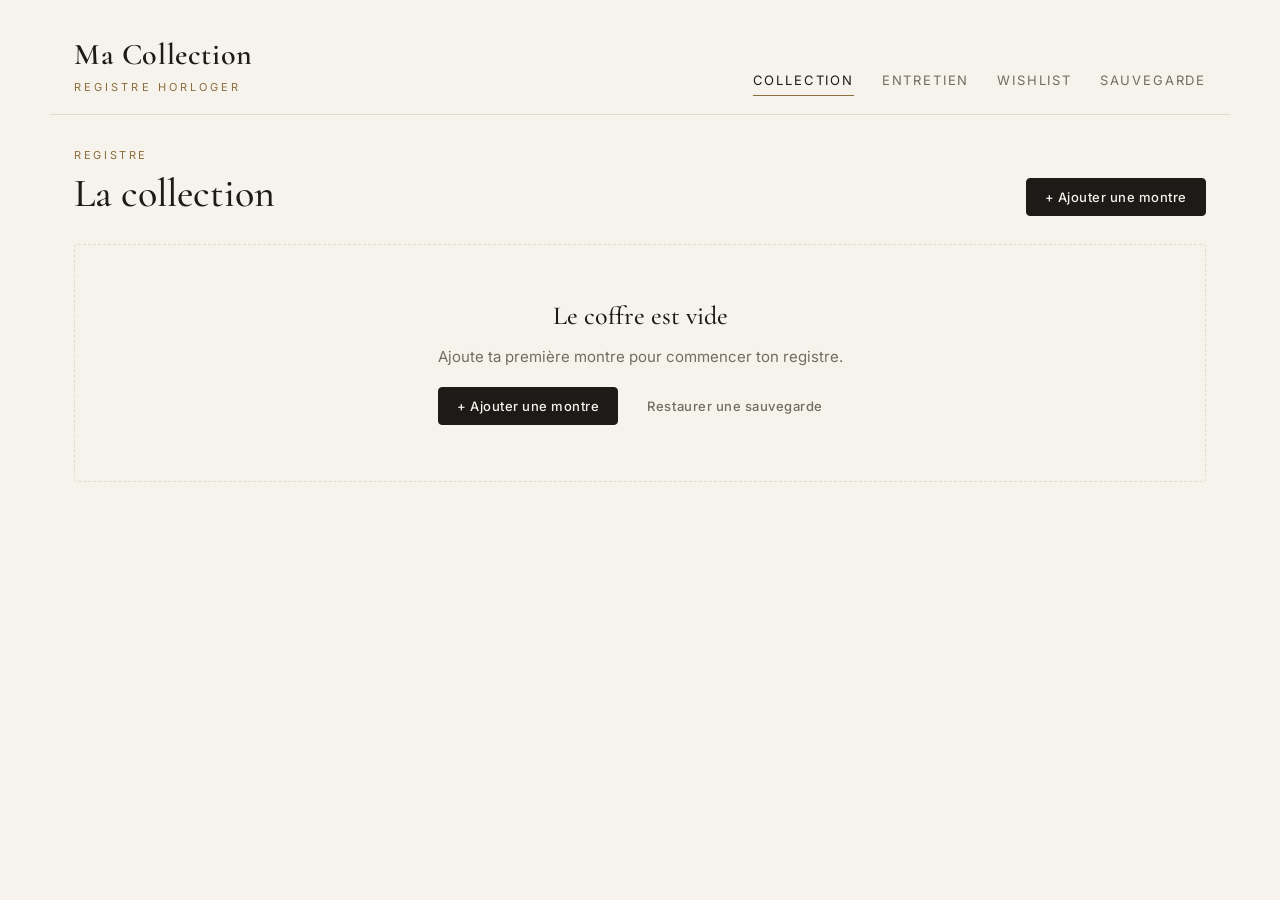
<file: index.html>
<!doctype html>
<html lang="fr">
<head>
  <meta charset="utf-8">
  <meta name="viewport" content="width=device-width, initial-scale=1, viewport-fit=cover">
  <title>Ma Collection</title>
  <meta name="description" content="Registre personnel de collection de montres : fiches, entretien et wishlist, hors ligne.">
  <meta name="theme-color" content="#f6f3ec" media="(prefers-color-scheme: light)">
  <meta name="theme-color" content="#131211" media="(prefers-color-scheme: dark)">
  <meta name="apple-mobile-web-app-capable" content="yes">
  <meta name="mobile-web-app-capable" content="yes">
  <meta name="apple-mobile-web-app-title" content="Collection">
  <meta name="apple-mobile-web-app-status-bar-style" content="default">
  <link rel="manifest" href="manifest.webmanifest">
  <link rel="apple-touch-icon" href="icons/apple-touch-icon.png">
  <link rel="icon" href="icons/icon-192.png" type="image/png">
  <link rel="preconnect" href="https://fonts.googleapis.com">
  <link rel="preconnect" href="https://fonts.gstatic.com" crossorigin>
  <link href="https://fonts.googleapis.com/css2?family=Cormorant+Garamond:wght@500;600&family=Inter:wght@400;500;600&display=swap" rel="stylesheet">
  <link rel="stylesheet" href="style.css">
</head>
<body>
  <header class="site-header">
    <a class="wordmark" href="#/">
      <span class="wordmark-title">Ma Collection</span>
      <span class="wordmark-sub">Registre horloger</span>
    </a>
    <nav class="main-nav">
      <a href="#/" data-nav="collection">
        <svg viewBox="0 0 24 24" aria-hidden="true"><circle cx="12" cy="12" r="6.5"/><path d="M9 5.5 9.5 2h5l.5 3.5M9 18.5l.5 3.5h5l.5-3.5M12 9v3l2 1.5"/></svg>
        <span>Collection</span>
      </a>
      <a href="#/entretien" data-nav="entretien">
        <svg viewBox="0 0 24 24" aria-hidden="true"><path d="M14.7 6.3a4 4 0 0 0-5.3 5.3L3.5 17.5a1.8 1.8 0 0 0 2.5 2.5l5.9-5.9a4 4 0 0 0 5.3-5.3l-2.4 2.4-2.3-.5-.5-2.3z"/></svg>
        <span>Entretien</span>
      </a>
      <a href="#/wishlist" data-nav="wishlist">
        <svg viewBox="0 0 24 24" aria-hidden="true"><path d="m12 3 2.7 5.6 6.1.9-4.4 4.3 1 6.1L12 17l-5.4 2.9 1-6.1-4.4-4.3 6.1-.9z"/></svg>
        <span>Wishlist</span>
      </a>
      <a href="#/sauvegarde" data-nav="sauvegarde">
        <svg viewBox="0 0 24 24" aria-hidden="true"><path d="M12 4v11m0 0-4-4m4 4 4-4M5 17v3h14v-3"/></svg>
        <span>Sauvegarde</span>
      </a>
    </nav>
  </header>

  <main id="app" class="page"></main>

  <dialog id="modal" class="modal"></dialog>
  <div id="toast" class="toast" role="status" aria-live="polite"></div>

  <script type="module" src="app.js"></script>
</body>
</html>
</file>
<file: style.css>
:root {
  --bg: #f6f3ec;
  --surface: #fffdf8;
  --surface-2: #efeae0;
  --ink: #1d1b18;
  --muted: #736c61;
  --line: #e2dbcd;
  --accent: #8c6d3f;
  --accent-ink: #fffdf8;
  --ok: #3f6b4f;
  --warn: #a2681a;
  --danger: #9b3b2e;
  --shadow: 0 1px 2px rgba(40, 30, 10, .05), 0 8px 24px rgba(40, 30, 10, .06);
  --serif: "Cormorant Garamond", "Iowan Old Style", Georgia, serif;
  --sans: "Inter", system-ui, -apple-system, "Segoe UI", sans-serif;
  --radius: 4px;
  color-scheme: light;
}

@media (prefers-color-scheme: dark) {
  :root {
    --bg: #131211;
    --surface: #1c1a18;
    --surface-2: #26231f;
    --ink: #ece6da;
    --muted: #9d958a;
    --line: #35312b;
    --accent: #c8a56a;
    --accent-ink: #1a1712;
    --ok: #82b392;
    --warn: #dba64e;
    --danger: #dc7d70;
    --shadow: 0 1px 2px rgba(0, 0, 0, .3), 0 8px 24px rgba(0, 0, 0, .25);
    color-scheme: dark;
  }
}

* { box-sizing: border-box; }

html, body { margin: 0; }

body {
  background: var(--bg);
  color: var(--ink);
  font: 15px/1.55 var(--sans);
  -webkit-font-smoothing: antialiased;
}

a { color: inherit; }

img { display: block; max-width: 100%; }

h1, h2, h3 { font-family: var(--serif); font-weight: 500; line-height: 1.15; margin: 0; }

/* Chiffres alignés pour la serif (ses chiffres par défaut sont elzéviriens). */
h1, h2, .stat-value, .card-title, .service-due-date, .prices strong { font-variant-numeric: lining-nums; }

/* --- En-tête ------------------------------------------------------------- */

.site-header {
  display: flex;
  align-items: flex-end;
  justify-content: space-between;
  gap: 24px;
  flex-wrap: wrap;
  max-width: 1180px;
  margin: 0 auto;
  padding: 32px 24px 18px;
  border-bottom: 1px solid var(--line);
}

.wordmark { text-decoration: none; display: flex; flex-direction: column; }
.wordmark-title { font-family: var(--serif); font-size: 30px; font-weight: 600; letter-spacing: .02em; }
.wordmark-sub { font-size: 11px; letter-spacing: .28em; text-transform: uppercase; color: var(--accent); }

.main-nav { display: flex; gap: 28px; }
.main-nav a {
  text-decoration: none;
  font-size: 13px;
  letter-spacing: .14em;
  text-transform: uppercase;
  color: var(--muted);
  padding-bottom: 4px;
  border-bottom: 1px solid transparent;
}
.main-nav a:hover { color: var(--ink); }
.main-nav a.active { color: var(--ink); border-bottom-color: var(--accent); }
.main-nav svg { display: none; } /* icônes réservées à la barre d'onglets mobile */

.page { max-width: 1180px; margin: 0 auto; padding: 32px 24px 80px; }

/* --- Éléments communs ---------------------------------------------------- */

.page-head {
  display: flex;
  align-items: flex-end;
  justify-content: space-between;
  gap: 16px;
  flex-wrap: wrap;
  margin-bottom: 28px;
}
.page-head h1 { font-size: 40px; }
.eyebrow { font-size: 11px; letter-spacing: .24em; text-transform: uppercase; color: var(--accent); margin-bottom: 6px; }
.lede { color: var(--muted); margin: 6px 0 0; }

.btn {
  display: inline-flex;
  align-items: center;
  justify-content: center;
  gap: 8px;
  height: 38px;
  padding: 0 18px;
  border: 1px solid var(--line);
  border-radius: var(--radius);
  background: var(--surface);
  color: var(--ink);
  font: 500 13px var(--sans);
  letter-spacing: .04em;
  text-decoration: none;
  cursor: pointer;
  white-space: nowrap;
}
.btn:hover { border-color: var(--muted); }
.btn-primary { background: var(--ink); color: var(--bg); border-color: var(--ink); }
.btn-primary:hover { background: var(--accent); border-color: var(--accent); color: var(--accent-ink); }
.btn-ghost { background: transparent; border-color: transparent; color: var(--muted); }
.btn-ghost:hover { color: var(--ink); border-color: var(--line); }
.btn-danger { color: var(--danger); }
.btn-danger:hover { border-color: var(--danger); }
.btn-sm { height: 30px; padding: 0 12px; font-size: 12px; }

.btn-row { display: flex; gap: 10px; flex-wrap: wrap; }

.badge {
  display: inline-flex;
  align-items: center;
  gap: 6px;
  font-size: 11px;
  letter-spacing: .08em;
  text-transform: uppercase;
  color: var(--muted);
  white-space: nowrap;
}
.badge::before { content: ""; width: 7px; height: 7px; border-radius: 50%; background: currentColor; }
.badge.ok { color: var(--ok); }
.badge.soon { color: var(--warn); }
.badge.overdue { color: var(--danger); }
.badge.unknown { color: var(--muted); }

.empty {
  border: 1px dashed var(--line);
  border-radius: var(--radius);
  padding: 56px 24px;
  text-align: center;
  color: var(--muted);
}
.empty h2 { color: var(--ink); font-size: 26px; margin-bottom: 8px; }
.empty > .btn { margin-top: 18px; }

.muted { color: var(--muted); }

/* --- Statistiques -------------------------------------------------------- */

.stats {
  display: grid;
  grid-template-columns: repeat(auto-fit, minmax(170px, 1fr));
  border-top: 1px solid var(--line);
  border-bottom: 1px solid var(--line);
  margin-bottom: 28px;
}
.stat { padding: 18px 20px; border-left: 1px solid var(--line); }
.stat:first-child { border-left: 0; padding-left: 0; }
.stat-value { font-family: var(--serif); font-size: 30px; font-weight: 500; }
.stat-label { font-size: 11px; letter-spacing: .16em; text-transform: uppercase; color: var(--muted); }

/* --- Barre de filtres ---------------------------------------------------- */

.toolbar { display: flex; gap: 10px; flex-wrap: wrap; margin-bottom: 24px; }
.toolbar input, .toolbar select { height: 38px; }
.toolbar select { width: auto; flex: 0 1 auto; }
.toolbar .search { flex: 1 1 240px; }

/* --- Grille de cartes ---------------------------------------------------- */

.grid {
  display: grid;
  grid-template-columns: repeat(auto-fill, minmax(230px, 1fr));
  gap: 28px 22px;
}

.card { text-decoration: none; display: flex; flex-direction: column; gap: 12px; }
.card-media {
  aspect-ratio: 4 / 5;
  background: var(--surface-2);
  border-radius: var(--radius);
  overflow: hidden;
  display: grid;
  place-items: center;
  position: relative;
}
.card-media img { width: 100%; height: 100%; object-fit: cover; transition: transform .5s ease; }
a.card:hover .card-media img { transform: scale(1.03); }
.card-media .placeholder { width: 38%; color: var(--line); }
.card-brand { font-size: 11px; letter-spacing: .22em; text-transform: uppercase; color: var(--accent); }
.card-title { font-family: var(--serif); font-size: 23px; line-height: 1.15; }
.card-meta { font-size: 13px; color: var(--muted); }
.card-foot { display: flex; justify-content: space-between; align-items: center; gap: 8px; margin-top: 2px; }
.card-tag {
  position: absolute;
  top: 10px;
  left: 10px;
  background: var(--surface);
  color: var(--ink);
  font-size: 10px;
  letter-spacing: .14em;
  text-transform: uppercase;
  padding: 4px 8px;
  border-radius: 2px;
}

/* --- Fiche montre -------------------------------------------------------- */

.back { display: inline-block; margin-bottom: 20px; font-size: 13px; color: var(--muted); text-decoration: none; }
.back:hover { color: var(--ink); }

.detail { display: grid; grid-template-columns: minmax(0, 5fr) minmax(0, 6fr); gap: 48px; align-items: start; }

.gallery-main {
  aspect-ratio: 4 / 5;
  background: var(--surface-2);
  border-radius: var(--radius);
  overflow: hidden;
  display: grid;
  place-items: center;
}
.gallery-main img { width: 100%; height: 100%; object-fit: cover; }
.gallery-main .placeholder { width: 30%; color: var(--line); }
.thumbs { display: flex; gap: 8px; flex-wrap: wrap; margin-top: 10px; }
.thumb {
  position: relative;
  width: 64px;
  height: 64px;
  border-radius: var(--radius);
  overflow: hidden;
  border: 1px solid var(--line);
  padding: 0;
  cursor: pointer;
  background: var(--surface-2);
}
.thumb.active { border-color: var(--accent); }
.thumb img { width: 100%; height: 100%; object-fit: cover; }
.thumb-del {
  position: absolute;
  top: 2px;
  right: 2px;
  width: 20px;
  height: 20px;
  border-radius: 50%;
  border: 0;
  background: rgba(0, 0, 0, .6);
  color: #fff;
  font-size: 13px;
  line-height: 20px;
  cursor: pointer;
  display: none;
}
.thumb-wrap { position: relative; }
.thumb-wrap:hover .thumb-del { display: block; }
@media (hover: none) { .thumb-del { display: block; } } /* pas de survol au doigt */
.add-photo {
  width: 64px;
  height: 64px;
  border: 1px dashed var(--line);
  border-radius: var(--radius);
  display: grid;
  place-items: center;
  color: var(--muted);
  cursor: pointer;
  font-size: 22px;
}
.add-photo:hover { color: var(--ink); border-color: var(--muted); }

.detail-title h1 { font-size: 46px; }
.detail-title .card-brand { margin-bottom: 6px; }
.detail-ref { color: var(--muted); margin-top: 6px; font-size: 14px; }
.detail-actions { margin: 20px 0 8px; }

.spec-section { margin-top: 30px; }
.spec-section h2, .section-title {
  font-family: var(--sans);
  font-size: 11px;
  font-weight: 600;
  letter-spacing: .22em;
  text-transform: uppercase;
  color: var(--accent);
  padding-bottom: 10px;
  border-bottom: 1px solid var(--line);
  margin-bottom: 4px;
}
.specs { display: grid; grid-template-columns: 1fr 1fr; column-gap: 28px; margin: 0; }
.spec { display: flex; justify-content: space-between; gap: 12px; padding: 9px 0; border-bottom: 1px solid var(--line); }
.spec dt { color: var(--muted); font-size: 13px; }
.spec dd { margin: 0; text-align: right; font-size: 14px; }
.notes { white-space: pre-wrap; margin: 12px 0 0; }

/* --- Entretien ----------------------------------------------------------- */

.service-due {
  margin-top: 14px;
  padding: 18px 20px;
  background: var(--surface);
  border: 1px solid var(--line);
  border-left: 3px solid var(--muted);
  border-radius: var(--radius);
}
.service-due.ok { border-left-color: var(--ok); }
.service-due.soon { border-left-color: var(--warn); }
.service-due.overdue { border-left-color: var(--danger); }
.service-due-date { font-family: var(--serif); font-size: 26px; margin: 4px 0 2px; }

.timeline { list-style: none; margin: 8px 0 0; padding: 0; }
.timeline li {
  display: grid;
  grid-template-columns: 110px 1fr auto;
  gap: 16px;
  padding: 12px 0;
  border-bottom: 1px solid var(--line);
  align-items: start;
}
.timeline-date { font-size: 13px; color: var(--muted); }
.timeline-type { font-weight: 500; }
.timeline-notes { font-size: 13px; color: var(--muted); white-space: pre-wrap; }
.timeline-side { text-align: right; display: flex; flex-direction: column; align-items: flex-end; gap: 4px; }

.inline-form {
  margin-top: 14px;
  padding: 16px;
  background: var(--surface);
  border: 1px solid var(--line);
  border-radius: var(--radius);
}

.table { width: 100%; border-collapse: collapse; }
.table th {
  text-align: left;
  font-size: 11px;
  font-weight: 600;
  letter-spacing: .16em;
  text-transform: uppercase;
  color: var(--muted);
  padding: 0 12px 10px;
  border-bottom: 1px solid var(--line);
}
.table td { padding: 14px 12px; border-bottom: 1px solid var(--line); vertical-align: middle; }
.table tr.clickable { cursor: pointer; }
.table tr.clickable:hover td { background: var(--surface); }
.table .watch-cell { display: flex; align-items: center; gap: 14px; }
.mini {
  width: 44px;
  height: 44px;
  border-radius: var(--radius);
  object-fit: cover;
  background: var(--surface-2);
  flex: none;
}
.table-wrap { overflow-x: auto; }

/* --- Formulaires --------------------------------------------------------- */

.form-section { margin-bottom: 32px; }
.form-grid { display: grid; grid-template-columns: repeat(3, minmax(0, 1fr)); gap: 16px 20px; margin-top: 16px; }
.field { display: flex; flex-direction: column; gap: 6px; }
.field.wide { grid-column: 1 / -1; }
.field label { font-size: 12px; color: var(--muted); letter-spacing: .02em; }
.field .unit-wrap { position: relative; }
.field .unit {
  position: absolute;
  right: 12px;
  top: 50%;
  transform: translateY(-50%);
  font-size: 12px;
  color: var(--muted);
  pointer-events: none;
}
.field .unit-wrap input { padding-right: 52px; }

input, select, textarea {
  width: 100%;
  height: 40px;
  padding: 0 12px;
  border: 1px solid var(--line);
  border-radius: var(--radius);
  background: var(--surface);
  color: var(--ink);
  font: 14px var(--sans);
}
::placeholder { color: var(--muted); opacity: .55; }
textarea { height: auto; min-height: 96px; padding: 10px 12px; resize: vertical; }
input:focus, select:focus, textarea:focus { outline: none; border-color: var(--accent); box-shadow: 0 0 0 3px color-mix(in srgb, var(--accent) 18%, transparent); }
input[type="checkbox"] { width: 18px; height: 18px; accent-color: var(--accent); }
.check { flex-direction: row; align-items: center; gap: 10px; padding-top: 24px; }
.check label { color: var(--ink); font-size: 14px; }

.form-actions {
  position: sticky;
  bottom: 0;
  display: flex;
  justify-content: flex-end;
  gap: 10px;
  padding: 16px 0;
  background: linear-gradient(to top, var(--bg) 70%, transparent);
}

/* --- Wishlist ------------------------------------------------------------ */

.prices { display: flex; gap: 18px; font-size: 13px; }
.prices strong { display: block; font-family: var(--serif); font-size: 19px; font-weight: 500; }
.prices span { color: var(--muted); font-size: 11px; letter-spacing: .1em; text-transform: uppercase; }
.in-budget { color: var(--ok); font-size: 12px; }
.card-actions { display: flex; gap: 6px; flex-wrap: wrap; }

/* --- Modale & notifications ---------------------------------------------- */

.modal {
  width: min(640px, calc(100vw - 32px));
  max-height: calc(100vh - 48px);
  max-height: calc(100dvh - 48px);
  overflow-y: auto;
  border: 1px solid var(--line);
  border-radius: 6px;
  padding: 0;
  background: var(--bg);
  color: var(--ink);
  box-shadow: var(--shadow);
}
.modal::backdrop { background: rgba(20, 16, 10, .45); }
.modal-body { padding: 28px; }
.modal-body h2 { font-size: 30px; margin-bottom: 4px; }
.modal .form-grid { grid-template-columns: repeat(2, minmax(0, 1fr)); }
.modal-actions { display: flex; justify-content: space-between; gap: 10px; margin-top: 24px; }
.modal-actions .btn-row { margin-left: auto; }

.toast {
  position: fixed;
  left: 50%;
  bottom: 24px;
  transform: translate(-50%, 20px);
  background: var(--ink);
  color: var(--bg);
  padding: 10px 18px;
  border-radius: var(--radius);
  font-size: 13px;
  opacity: 0;
  pointer-events: none;
  transition: opacity .2s, transform .2s;
  z-index: 10;
}
.toast.show { opacity: 1; transform: translate(-50%, 0); }
.toast.error { background: var(--danger); color: #fff; }

/* --- Bandeaux, panneaux, fichiers ---------------------------------------- */

.notice {
  margin-bottom: 16px;
  padding: 12px 16px;
  background: var(--surface);
  border: 1px solid var(--line);
  border-left: 3px solid var(--accent);
  border-radius: var(--radius);
  font-size: 14px;
}
.notice a { color: var(--accent); }

.panel {
  margin-bottom: 20px;
  padding: 20px;
  background: var(--surface);
  border: 1px solid var(--line);
  border-radius: var(--radius);
}
.panel h2 { font-size: 24px; margin-bottom: 8px; }
.panel p { margin: 0 0 14px; }
.specs.single { grid-template-columns: 1fr; margin-bottom: 12px; }

.file-input { height: auto; padding: 10px; }

.show-sm { display: none; }

/* --- Responsive ---------------------------------------------------------- */

@media (max-width: 900px) {
  .detail { grid-template-columns: 1fr; gap: 28px; }
  .form-grid { grid-template-columns: repeat(2, minmax(0, 1fr)); }
}

@media (max-width: 600px) {
  :root { --tabbar-h: calc(58px + env(safe-area-inset-bottom)); }
  .site-header { padding: 16px 16px 12px; padding-top: max(16px, env(safe-area-inset-top)); }
  .wordmark-title { font-size: 26px; }

  /* Navigation en barre d'onglets fixée en bas, comme une app */
  .main-nav {
    position: fixed;
    z-index: 5;
    left: 0;
    right: 0;
    bottom: 0;
    gap: 0;
    height: var(--tabbar-h);
    padding-bottom: env(safe-area-inset-bottom);
    background: var(--surface);
    border-top: 1px solid var(--line);
  }
  .main-nav a {
    flex: 1;
    display: flex;
    flex-direction: column;
    align-items: center;
    justify-content: center;
    gap: 3px;
    padding: 0;
    border: 0;
    font-size: 10px;
    letter-spacing: .06em;
  }
  .main-nav a.active { color: var(--accent); }
  .main-nav svg {
    display: block;
    width: 22px;
    height: 22px;
    fill: none;
    stroke: currentColor;
    stroke-width: 1.6;
    stroke-linecap: round;
    stroke-linejoin: round;
  }

  .page { padding: 20px 16px calc(var(--tabbar-h) + 32px); }
  .form-actions { bottom: var(--tabbar-h); }
  .toast { bottom: calc(var(--tabbar-h) + 12px); max-width: calc(100vw - 32px); }

  /* Sous 16px, Safari zoome sur le champ touché */
  input, select, textarea { font-size: 16px; }

  .show-sm { display: block; margin-top: 4px; }
  .page-head .btn-primary { width: 100%; }
  .page-head h1 { font-size: 32px; }
  .detail-title h1 { font-size: 36px; }
  .grid { grid-template-columns: repeat(2, minmax(0, 1fr)); gap: 20px 14px; }
  .card-title { font-size: 19px; }
  .specs, .form-grid, .modal .form-grid { grid-template-columns: 1fr; }
  .stat { padding: 14px 12px; }
  .stat:nth-child(odd) { border-left: 0; padding-left: 0; }
  .stats { grid-template-columns: 1fr 1fr; }
  .toolbar select { flex: 1 1 0; min-width: 0; }
  .timeline li { grid-template-columns: 1fr auto; }
  .timeline-date { grid-column: 1 / -1; }
  .table .hide-sm { display: none; }
}
</file>
